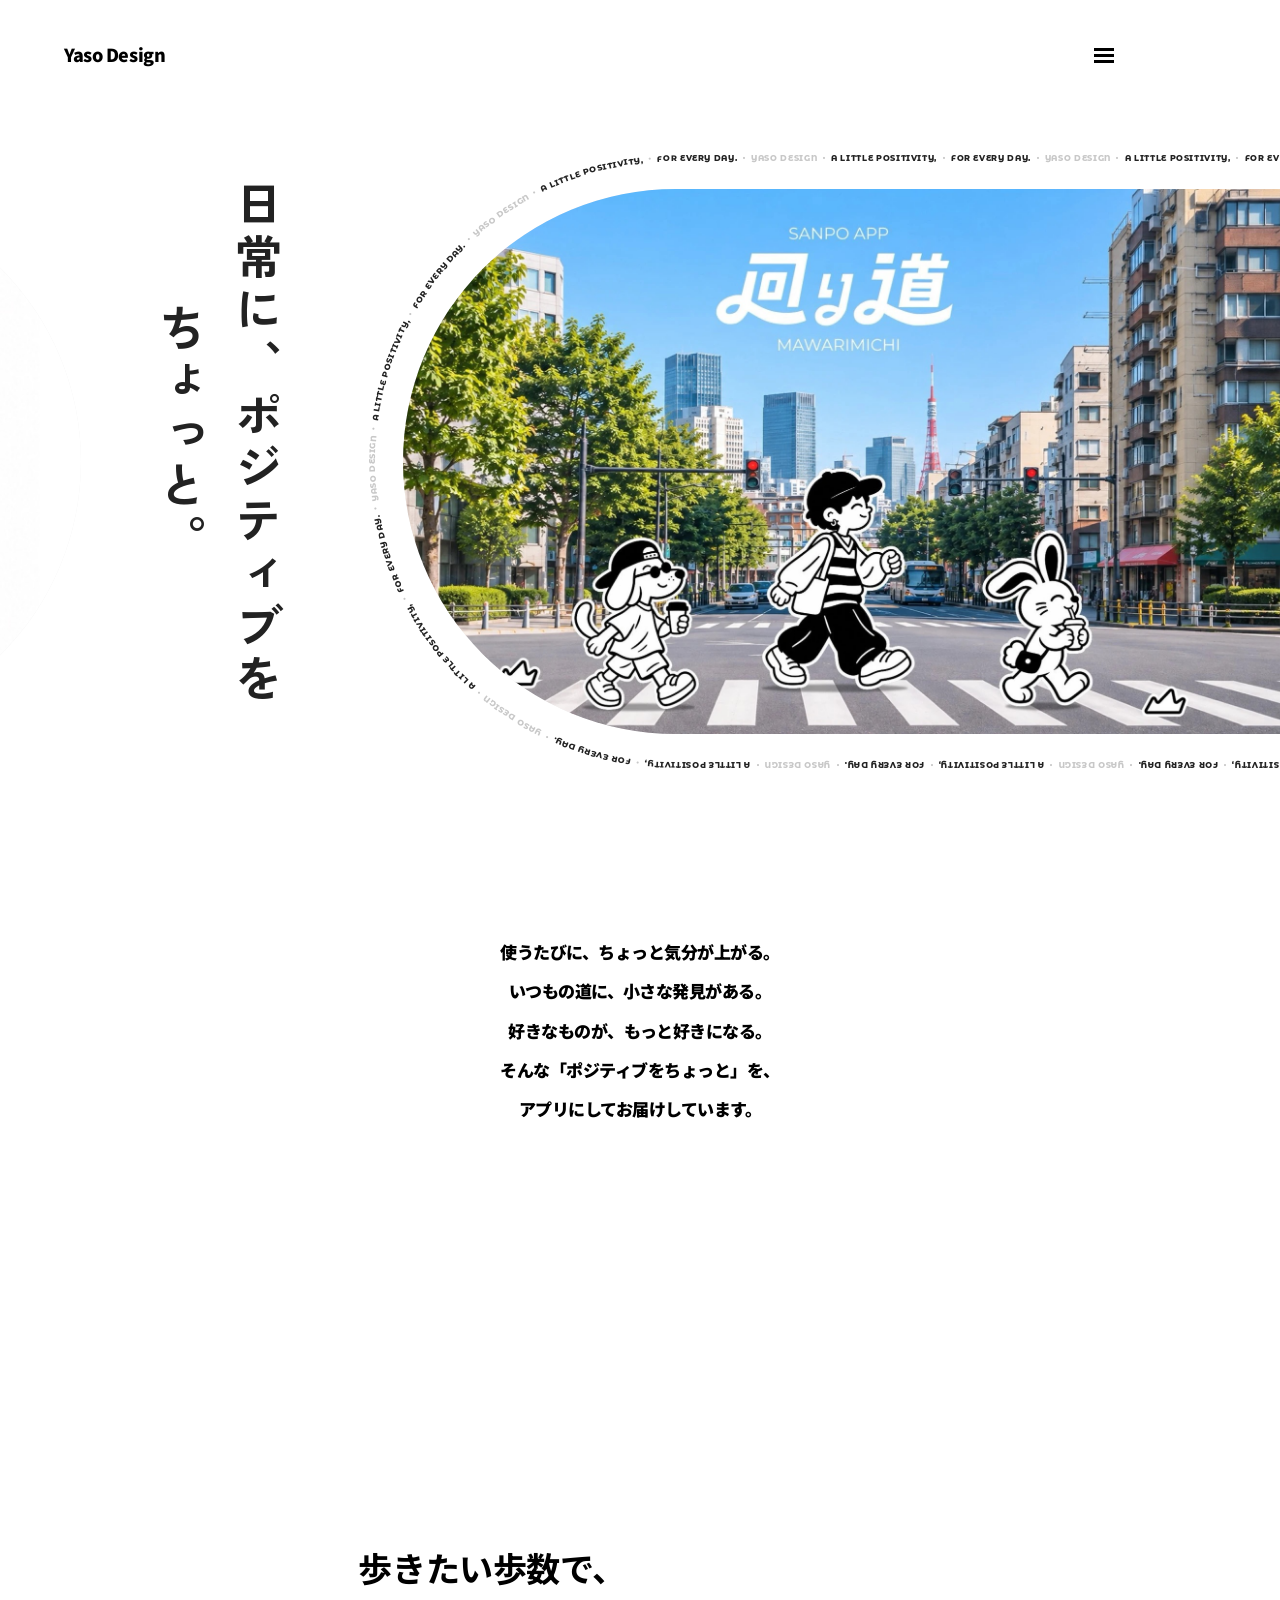
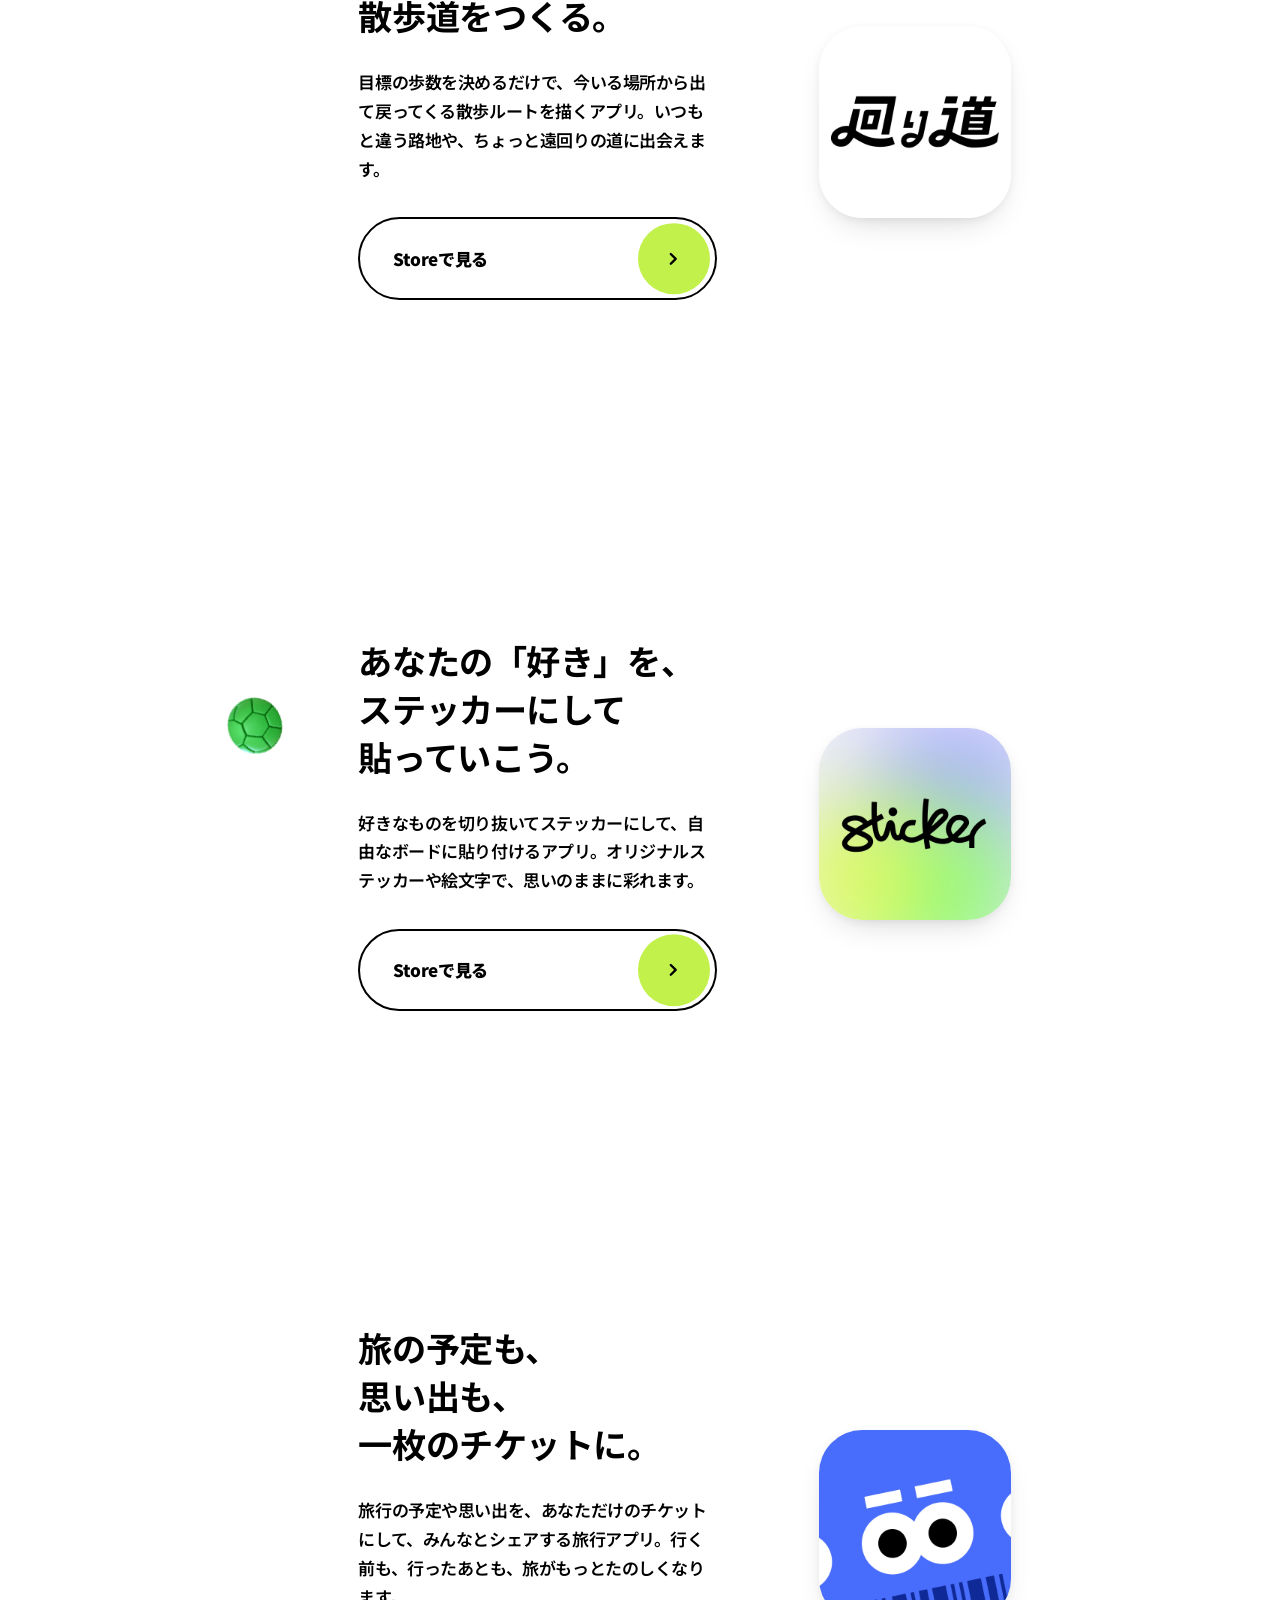
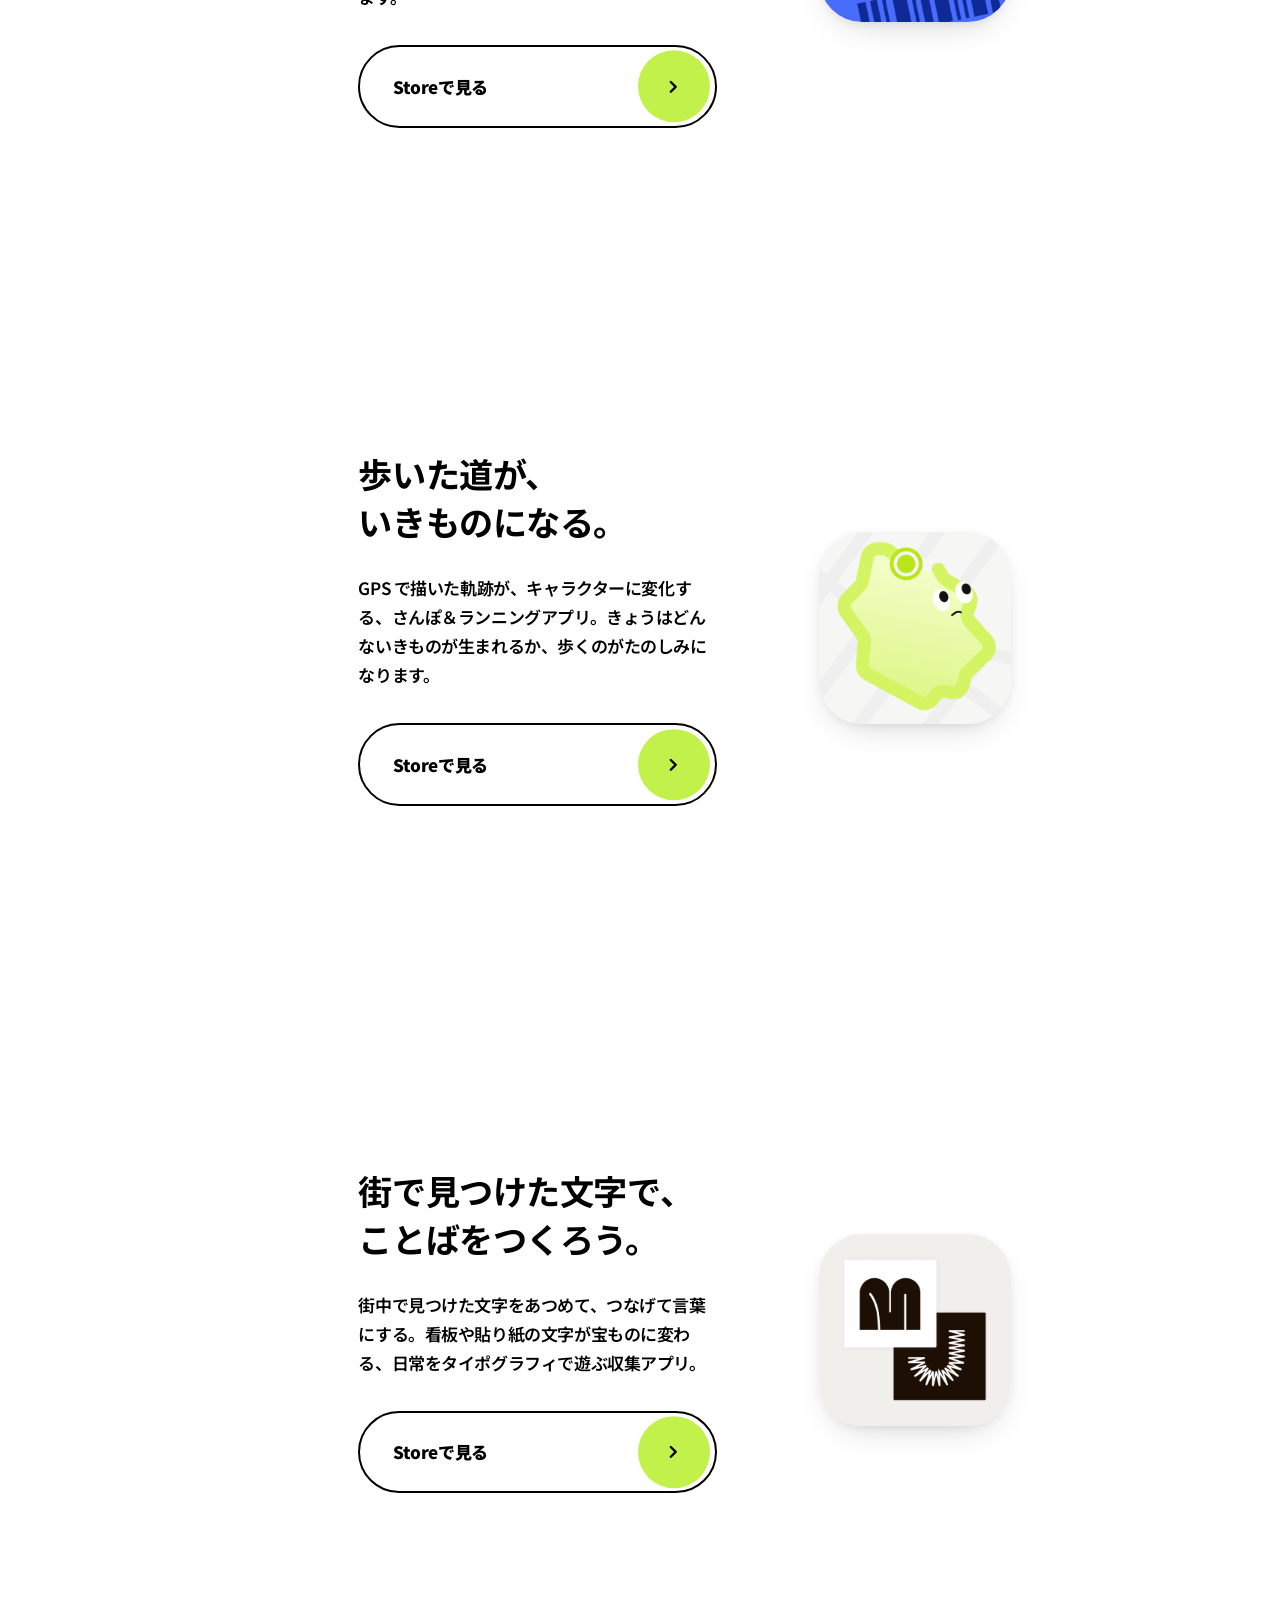
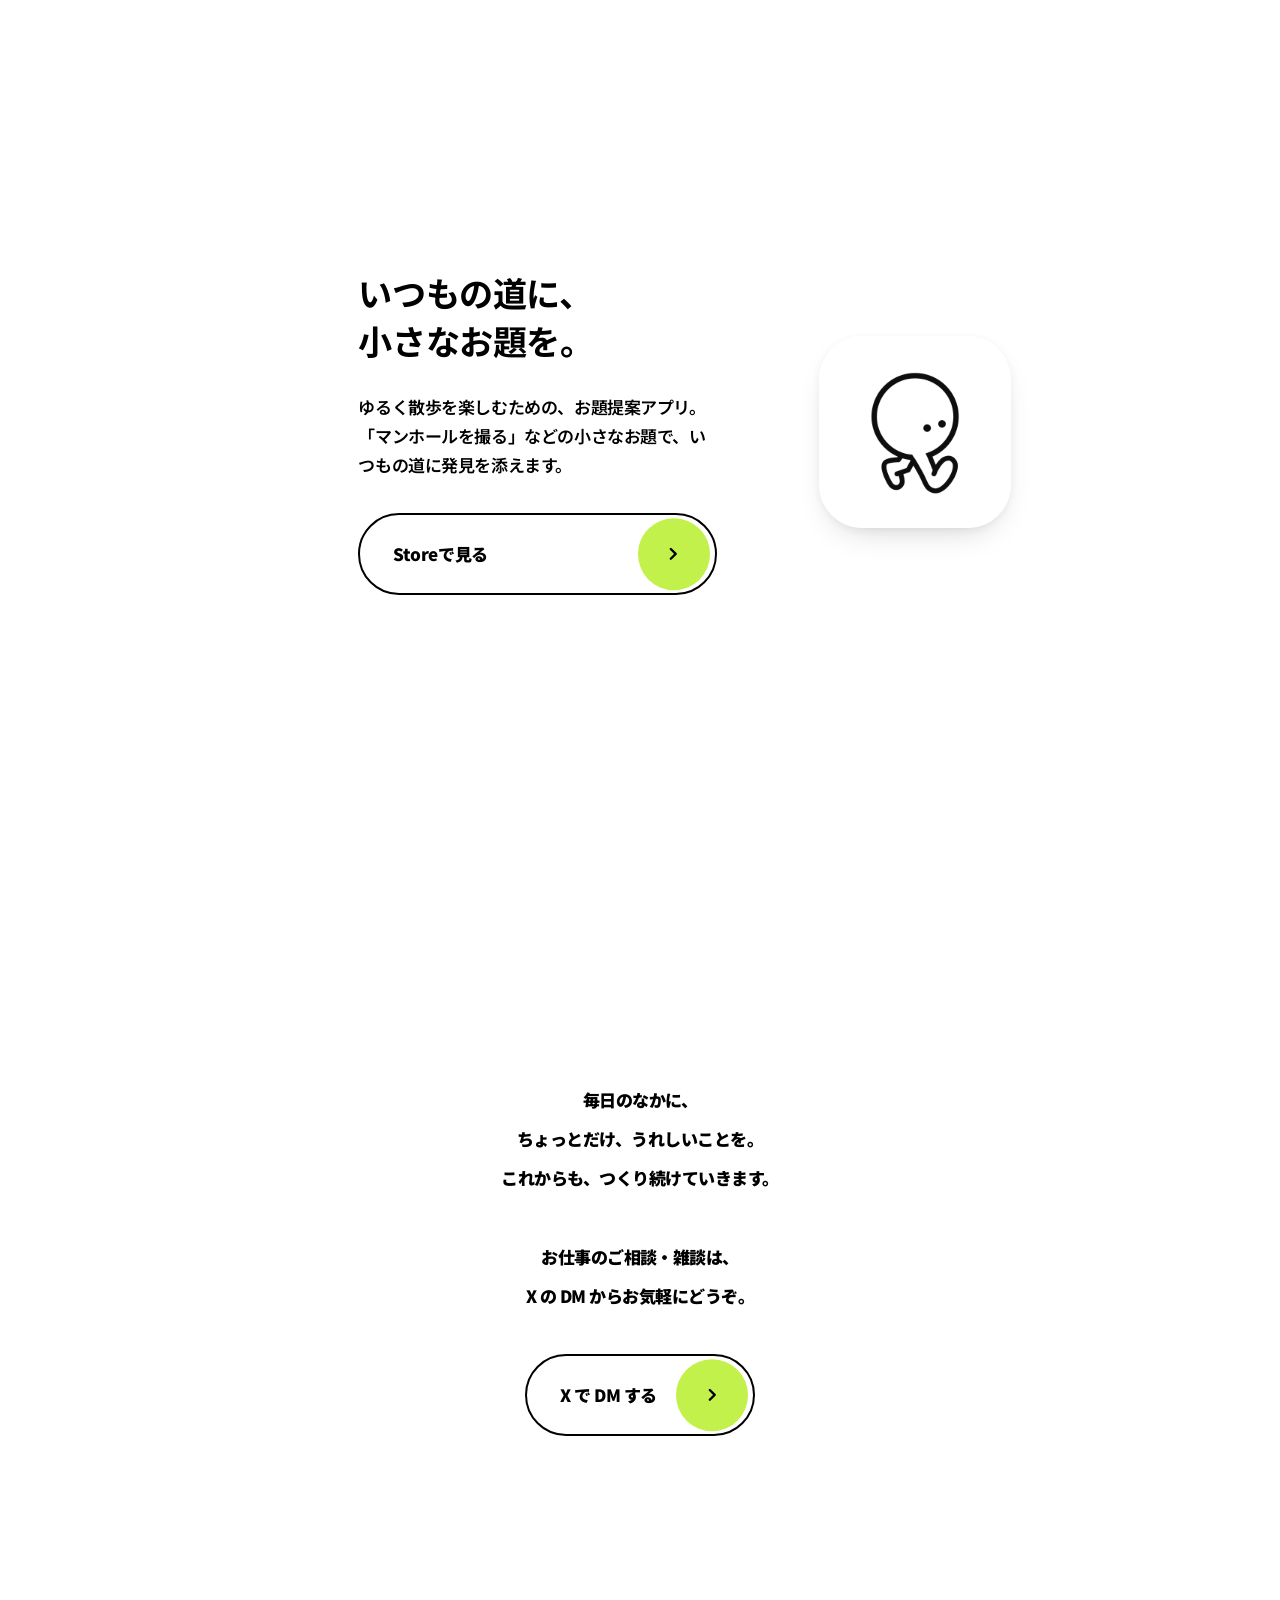
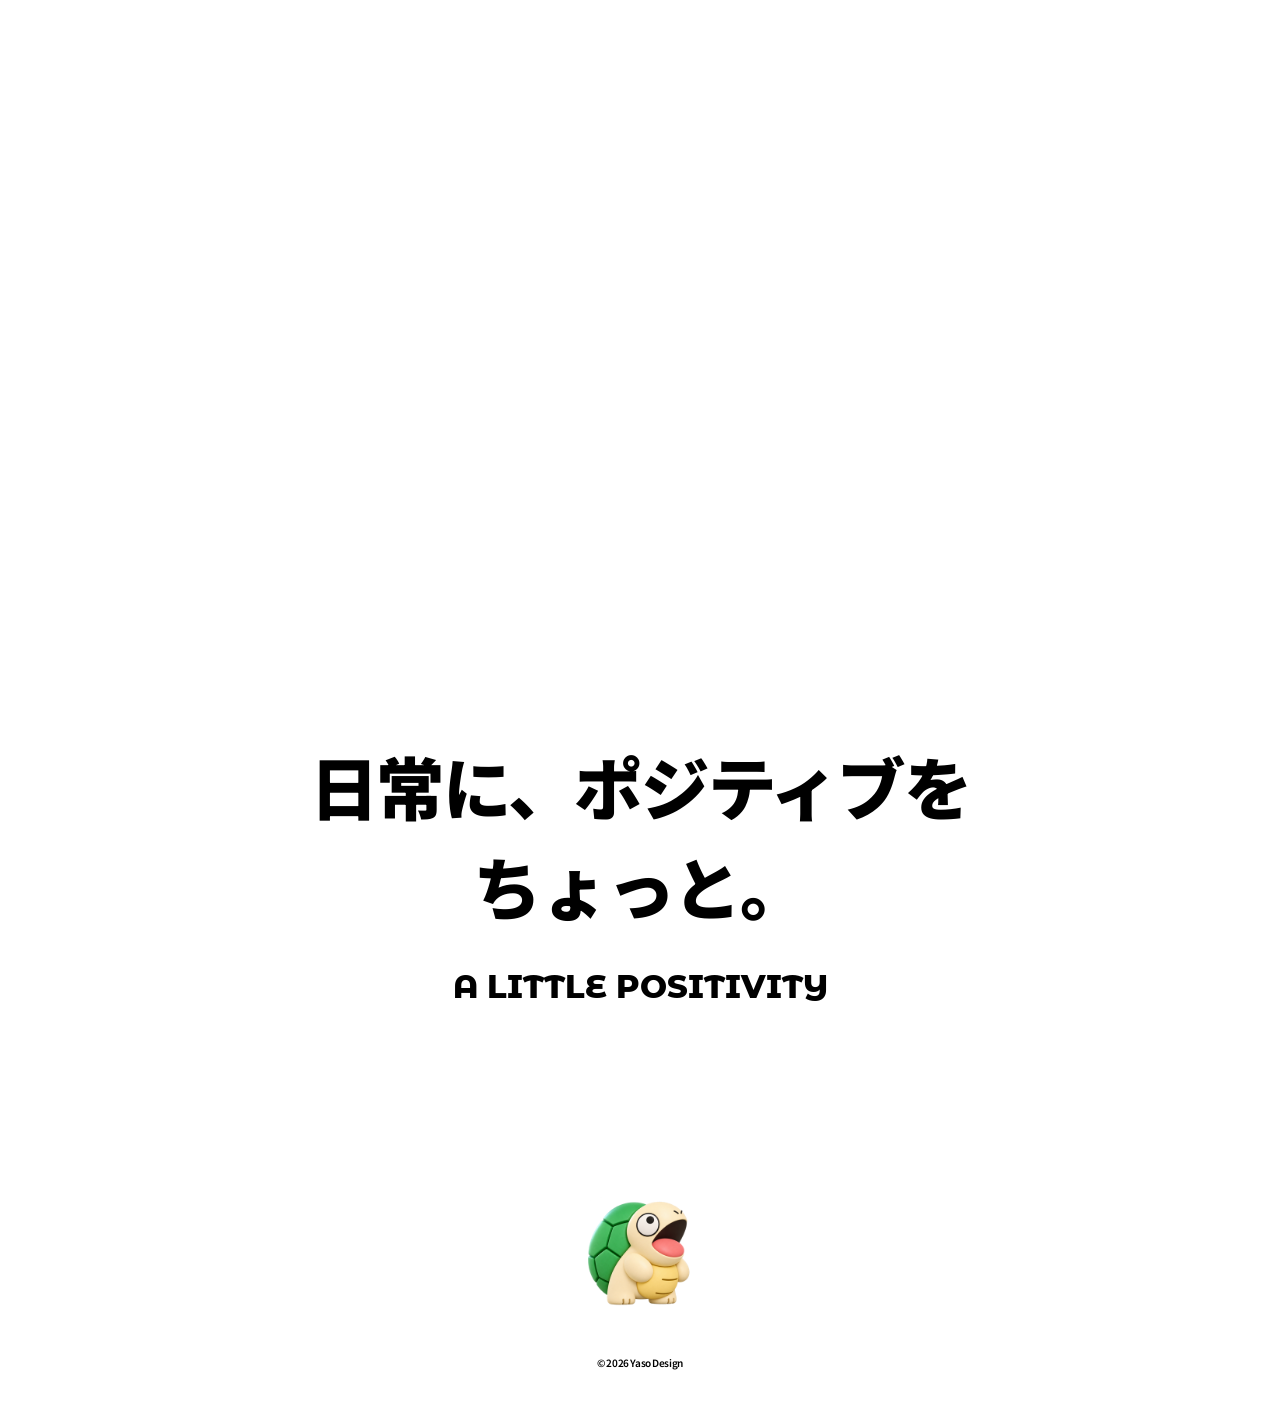
<file: index.html>
<!DOCTYPE html>
<html lang="ja">
<head>
  <meta charset="UTF-8" />
  <meta name="viewport" content="width=device-width, initial-scale=1.0" />
  <title>Yaso Design — 日常に、ポジティブをちょっと。</title>
  <meta name="description" content="Yaso Design のポートフォリオ。日常に、ポジティブをちょっと。アプリをつくるプロダクトデザイナー。" />

  <meta property="og:title" content="Yaso Design — 日常に、ポジティブをちょっと。" />
  <meta property="og:description" content="使うたびに、ちょっと気分が上がる。Yaso Design がつくるアプリの紹介サイトです。" />
  <meta property="og:type" content="website" />
  <meta property="og:url" content="https://yaso-design13.github.io/" />
  <meta property="og:image" content="https://yaso-design13.github.io/images/ogp-2026.png" />
  <meta property="og:image:width" content="1200" />
  <meta property="og:image:height" content="630" />
  <meta name="twitter:card" content="summary_large_image" />
  <meta name="twitter:image" content="https://yaso-design13.github.io/images/ogp-2026.png" />

  <link rel="icon" type="image/png" href="images/favicon.png" />
  <link rel="apple-touch-icon" href="images/favicon.png" />

  <link rel="preconnect" href="https://fonts.googleapis.com" />
  <link rel="preconnect" href="https://fonts.gstatic.com" crossorigin />
  <link href="https://fonts.googleapis.com/css2?family=Montserrat+Alternates:wght@800&family=Noto+Sans+JP:wght@600;900&family=Zen+Kaku+Gothic+New:wght@700&display=swap" rel="stylesheet" />

  <link rel="stylesheet" href="styles.css?v=20261123" />

  <!-- アクセス解析（Umami・Cookieなし） -->
  <script defer src="https://cloud.umami.is/script.js" data-website-id="2fbafd78-92d8-40ac-81d7-92cc947493ab"></script>
  <script>document.documentElement.className += " js";</script>
</head>
<body>
  <!-- ===== ロゴ（スクロールで流れる）とメニュー（固定） ===== -->
  <header class="site-header">
    <a href="index.html" class="logo" aria-label="Yaso Design トップへ">
      <span class="logo-name">Yaso Design</span>
    </a>
  </header>
  <button class="menu-btn" type="button" aria-label="メニューを開く" aria-expanded="false" aria-controls="menu">
    <span></span><span></span><span></span>
  </button>
  <nav class="menu" id="menu" aria-label="メインメニュー">
    <ul class="menu-list">
      <li><a href="#message">メッセージ</a></li>
      <li><a href="#apps">つくったアプリ</a></li>
      <li><a href="#contact">お問い合わせ</a></li>
    </ul>
    <p class="menu-foot"><a href="https://x.com/yaso_design" target="_blank" rel="noopener noreferrer">X (Twitter) ↗</a></p>
  </nav>

  <main>
    <!-- ===== ヒーロー：縦書きのコピー + 左だけ丸い大きな画像（輪郭に沿って英字が流れる） ===== -->
    <section class="hero" id="top">
      <h1 class="fv-title" aria-label="日常に、ポジティブをちょっと。">
        <span class="fv-col" data-pop>日常に、ポジティブを</span>
        <span class="fv-col fv-col--2" data-pop>ちょっと。</span>
      </h1>

      <div class="fv-slider" id="fv-slider">
        <svg class="fv-ring" id="fv-ring" aria-hidden="true">
          <path id="fv-ring-path" fill="none" />
          <text><textPath href="#fv-ring-path" id="fv-ring-text"></textPath></text>
        </svg>
        <div class="fv-slides">
          <img class="fv-slide is-on" src="images/visual/mawarimichi.jpg" alt="回り道" />
          <img class="fv-slide" src="images/visual/sticker.jpg" alt="sticker" />
          <img class="fv-slide" src="images/STUBO/stubo-top.png" alt="STUBO" />
          <img class="fv-slide" src="images/visual/routon.jpg" alt="ROUTON" />
          <img class="fv-slide fv-slide--bottom" src="images/visual/mojimoji.jpg" alt="mojimoji" />
          <img class="fv-slide fv-slide--bottom" src="images/visual/sanpo.jpg" alt="さんぽしよ" />
        </div>
      </div>

      <!-- 左端からのぞく、反転した丸い画像 -->
      <div class="fv-peek" aria-hidden="true">
        <div class="fv-slides fv-slides--peek">
          <img class="fv-slide" src="images/visual/mawarimichi.jpg" alt="" />
          <img class="fv-slide" src="images/visual/sticker.jpg" alt="" />
          <img class="fv-slide" src="images/STUBO/stubo-top.png" alt="" />
          <img class="fv-slide" src="images/visual/routon.jpg" alt="" />
          <img class="fv-slide fv-slide--bottom" src="images/visual/mojimoji.jpg" alt="" />
          <img class="fv-slide fv-slide--bottom is-on" src="images/visual/sanpo.jpg" alt="" />
        </div>
      </div>
    </section>

    <!-- ===== メッセージ → アプリ紹介 → むすび。甲羅が通る道すじは script.js が計算（道そのものは描かない） ===== -->
    <div class="journey" id="journey">
      <svg class="road" id="road" aria-hidden="true">
      </svg>
      <div class="shell" id="shell" aria-hidden="true">
        <span class="shell-dust"></span>
        <span class="shell-spin"><img src="images/hogehoge/shell-top.png" alt="" width="320" height="320" /></span>
      </div>

      <!-- メッセージ -->
      <section class="message" id="message" aria-label="メッセージ">
        <h2 class="message-text">
          <span class="ml">使うたびに、ちょっと気分が上がる。</span>
          <span class="ml">いつもの道に、小さな発見がある。</span>
          <span class="ml">好きなものが、もっと好きになる。</span>
          <span class="ml">そんな「ポジティブをちょっと」を、</span>
          <span class="ml">アプリにしてお届けしています。</span>
        </h2>
      </section>

      <!-- アプリ紹介 -->
      <div class="apps" id="apps">
        <article class="app">
          <div class="app-body">
            <div class="app-text reveal">
              <h3 class="app-title">歩きたい歩数で、<br />散歩道をつくる。</h3>
              <p class="app-desc">目標の歩数を決めるだけで、今いる場所から出て戻ってくる散歩ルートを描くアプリ。いつもと違う路地や、ちょっと遠回りの道に出会えます。</p>
              <a class="pill" href="https://apps.apple.com/jp/app/id6837281488" target="_blank" rel="noopener noreferrer" data-umami-event="app-回り道" aria-label="回り道 を App Store で見る">
                <span class="pill-txt">Storeで見る</span><span class="pill-circle" aria-hidden="true"><svg viewBox="0 0 10 15"><path d="M2 2l5.5 5.5L2 13" fill="none" stroke="currentColor" stroke-width="2.6" stroke-linecap="round" stroke-linejoin="round" /></svg></span>
              </a>
            </div>
            <figure class="app-img app-icon reveal"><img src="images/work-mawarimichi.png" alt="回り道 のアプリアイコン" width="1024" height="1024" loading="lazy" /></figure>
          </div>
        </article>
        <article class="app">
          <div class="app-body">
            <div class="app-text reveal">
              <h3 class="app-title">あなたの「好き」を、<br />ステッカーにして<br />貼っていこう。</h3>
              <p class="app-desc">好きなものを切り抜いてステッカーにして、自由なボードに貼り付けるアプリ。オリジナルステッカーや絵文字で、思いのままに彩れます。</p>
              <a class="pill" href="https://apps.apple.com/jp/app/id6811901999" target="_blank" rel="noopener noreferrer" data-umami-event="app-sticker" aria-label="sticker を App Store で見る">
                <span class="pill-txt">Storeで見る</span><span class="pill-circle" aria-hidden="true"><svg viewBox="0 0 10 15"><path d="M2 2l5.5 5.5L2 13" fill="none" stroke="currentColor" stroke-width="2.6" stroke-linecap="round" stroke-linejoin="round" /></svg></span>
              </a>
            </div>
            <figure class="app-img app-icon reveal"><img src="images/work-sticker.png" alt="sticker のアプリアイコン" width="1024" height="1024" loading="lazy" /></figure>
          </div>
        </article>

        <article class="app">
          <div class="app-body">
            <div class="app-text reveal">
              <h3 class="app-title">旅の予定も、<br />思い出も、<br />一枚のチケットに。</h3>
              <p class="app-desc">旅行の予定や思い出を、あなただけのチケットにして、みんなとシェアする旅行アプリ。行く前も、行ったあとも、旅がもっとたのしくなります。</p>
              <a class="pill" href="https://apps.apple.com/jp/app/id6801696906" target="_blank" rel="noopener noreferrer" data-umami-event="app-STUBO" aria-label="STUBO を App Store で見る">
                <span class="pill-txt">Storeで見る</span><span class="pill-circle" aria-hidden="true"><svg viewBox="0 0 10 15"><path d="M2 2l5.5 5.5L2 13" fill="none" stroke="currentColor" stroke-width="2.6" stroke-linecap="round" stroke-linejoin="round" /></svg></span>
              </a>
            </div>
            <figure class="app-img app-icon reveal"><img src="images/work-stubo.jpg" alt="STUBO のアプリアイコン" loading="lazy" /></figure>
          </div>
        </article>

        <article class="app">
          <div class="app-body">
            <div class="app-text reveal">
              <h3 class="app-title">歩いた道が、<br />いきものになる。</h3>
              <p class="app-desc">GPS で描いた軌跡が、キャラクターに変化する、さんぽ＆ランニングアプリ。きょうはどんないきものが生まれるか、歩くのがたのしみになります。</p>
              <a class="pill" href="https://apps.apple.com/jp/app/id6790777455" target="_blank" rel="noopener noreferrer" data-umami-event="app-ROUTON" aria-label="ROUTON を App Store で見る">
                <span class="pill-txt">Storeで見る</span><span class="pill-circle" aria-hidden="true"><svg viewBox="0 0 10 15"><path d="M2 2l5.5 5.5L2 13" fill="none" stroke="currentColor" stroke-width="2.6" stroke-linecap="round" stroke-linejoin="round" /></svg></span>
              </a>
            </div>
            <figure class="app-img app-icon reveal"><img src="images/work-routon.png" alt="ROUTON のアプリアイコン" width="1024" height="1024" loading="lazy" /></figure>
          </div>
        </article>

        <article class="app">
          <div class="app-body">
            <div class="app-text reveal">
              <h3 class="app-title">街で見つけた文字で、<br />ことばをつくろう。</h3>
              <p class="app-desc">街中で見つけた文字をあつめて、つなげて言葉にする。看板や貼り紙の文字が宝ものに変わる、日常をタイポグラフィで遊ぶ収集アプリ。</p>
              <a class="pill" href="https://apps.apple.com/jp/app/id6787369039" target="_blank" rel="noopener noreferrer" data-umami-event="app-mojimoji" aria-label="mojimoji を App Store で見る">
                <span class="pill-txt">Storeで見る</span><span class="pill-circle" aria-hidden="true"><svg viewBox="0 0 10 15"><path d="M2 2l5.5 5.5L2 13" fill="none" stroke="currentColor" stroke-width="2.6" stroke-linecap="round" stroke-linejoin="round" /></svg></span>
              </a>
            </div>
            <figure class="app-img app-icon reveal"><img src="images/work-mojimoji.png" alt="mojimoji のアプリアイコン" width="1024" height="1024" loading="lazy" /></figure>
          </div>
        </article>

        <article class="app">
          <div class="app-body">
            <div class="app-text reveal">
              <h3 class="app-title">いつもの道に、<br />小さなお題を。</h3>
              <p class="app-desc">ゆるく散歩を楽しむための、お題提案アプリ。「マンホールを撮る」などの小さなお題で、いつもの道に発見を添えます。</p>
              <a class="pill" href="https://apps.apple.com/jp/app/id6758305298" target="_blank" rel="noopener noreferrer" data-umami-event="app-さんぽしよ" aria-label="さんぽしよ を App Store で見る">
                <span class="pill-txt">Storeで見る</span><span class="pill-circle" aria-hidden="true"><svg viewBox="0 0 10 15"><path d="M2 2l5.5 5.5L2 13" fill="none" stroke="currentColor" stroke-width="2.6" stroke-linecap="round" stroke-linejoin="round" /></svg></span>
              </a>
            </div>
            <figure class="app-img app-icon reveal"><img src="images/work-sanpo.png" alt="さんぽしよ のアプリアイコン" width="1024" height="1024" loading="lazy" /></figure>
          </div>
        </article>
      </div>

      <!-- むすび -->
      <section class="closing" id="contact" aria-label="お問い合わせ">
        <h2 class="message-text">
          <span class="ml">毎日のなかに、</span>
          <span class="ml">ちょっとだけ、うれしいことを。</span>
          <span class="ml">これからも、つくり続けていきます。</span>
          <span class="ml">&nbsp;</span>
          <span class="ml">お仕事のご相談・雑談は、</span>
          <span class="ml">X の DM からお気軽にどうぞ。</span>
        </h2>
        <a class="pill reveal" href="https://x.com/yaso_design" target="_blank" rel="noopener noreferrer" data-umami-event="contact-XのDM">
          <span class="pill-txt">X で DM する</span><span class="pill-circle" aria-hidden="true"><svg viewBox="0 0 10 15"><path d="M2 2l5.5 5.5L2 13" fill="none" stroke="currentColor" stroke-width="2.6" stroke-linecap="round" stroke-linejoin="round" /></svg></span>
        </a>
      </section>
    </div>

    <!-- ===== エンディング：もう一度タイトル ===== -->
    <section class="ending" aria-label="おわりに">
      <p class="ending-title">日常に、ポジティブを<br />ちょっと。</p>
      <p class="hero-en">A LITTLE POSITIVITY</p>
    </section>
  </main>

  <footer class="site-footer">
    <!-- ほげほげ：タップすると「I’m HOGEHOGE」としゃべる -->
    <button class="foot-hoge" type="button" aria-label="ほげほげに話しかける">
      <span class="foot-say" aria-live="polite"></span>
      <img src="images/hogehoge/hoge-360.png" alt="" width="360" height="360" loading="lazy" />
    </button>
    <p class="copy">© <span data-year>2026</span> Yaso Design</p>
  </footer>

  <script src="script.js?v=20261123"></script>
</body>
</html>
</file>
<file: styles.css>
/* =========================================================
   Yaso Design — Portfolio (2026 renewal / ストーリー版)
   参考：クロネコヤマト 宅急便50周年サイトの構成・文字組み
   - 和文はすべて Noto Sans JP。見出し・強調は 900、本文は 600
   - 字間は全体に -0.42px（参考と同じ詰め方）
   - 文字サイズは画面幅に比例（1440px 幅で 本文19px / 見出し38px）
   - 背景は白。道はうすいグレー、矢印の丸はライム
   ========================================================= */
:root {
  --paper: #ffffff;
  --ink: #000000;
  --gray: #898989;
  --town: #f2f2f2;
  --blue: #3b4df6;
  --lime: #c3f14b;

  /* 文字サイズ（PC：1440px 幅基準） */
  --fz-xs: max(11px, 0.8vw);      /* 11.5px：番号の上の小さい文字 */
  --fz-s: max(13px, 1vw);         /* 14.4px */
  --fz-m: max(15px, 1.33vw);      /* 19.2px：本文・メッセージ・ラベル */
  --fz-l: max(24px, 2.67vw);      /* 38.4px：見出し・番号 */
  --fz-hero: max(34px, 5.35vw);   /* 77px：タイトル */
  --ls: -0.42px;

  /* 道 */
  --road-x: 20vw;   /* 道の中心 */
  --road-w: 11vw;   /* 道幅 */
  --text-x: 28vw;   /* 本文の左端 */
  --col-w: 28vw;    /* 本文の幅 */
  --img-w: 15vw;    /* アプリアイコンの大きさ */
  --img-x: 64vw;    /* 画像の左端 */

  --ease: cubic-bezier(0.22, 1, 0.36, 1);
  --font-jp: "Noto Sans JP", "Hiragino Kaku Gothic ProN", "Hiragino Sans", sans-serif;
  --font-en: "Montserrat Alternates", var(--font-jp);
}

* { box-sizing: border-box; margin: 0; padding: 0; }
html { -webkit-text-size-adjust: 100%; scroll-behavior: smooth; }
body {
  font-family: var(--font-jp);
  font-weight: 900;
  font-size: var(--fz-s);
  letter-spacing: var(--ls);
  background: var(--paper);
  color: var(--ink);
  -webkit-font-smoothing: antialiased;
  overflow-x: hidden;
}
a { color: inherit; text-decoration: none; }
img { display: block; max-width: 100%; height: auto; }
ul, ol { list-style: none; }
button { font: inherit; color: inherit; background: none; border: 0; cursor: pointer; }
::selection { background: var(--lime); }
:focus-visible { outline: 3px solid var(--blue); outline-offset: 3px; }
.visually-hidden { position: absolute !important; width: 1px; height: 1px; overflow: hidden; clip: rect(0 0 0 0); white-space: nowrap; }

/* ===== ロゴ ===== */
.site-header {
  /* スクロールしてもついてくる。名前だけ（メニューボタンと高さをそろえる） */
  position: fixed;
  top: 0; left: 0; right: 0;
  z-index: 58;
  display: flex;
  align-items: center;
  height: calc(44px + max(16px, 2.6vw) * 2);
  padding-left: max(16px, 5vw);
  background: rgba(255, 255, 255, 0.92);
  -webkit-backdrop-filter: blur(8px);
  backdrop-filter: blur(8px);
}
.site-header .logo-name { font-size: max(16px, 1.4vw); }
.logo { display: inline-flex; flex-direction: column; align-items: center; gap: 0.5vw; }
.logo-name { font-size: max(13px, 1.1vw); line-height: 1; white-space: nowrap; }

/* ===== メニュー ===== */
.menu-btn {
  position: fixed;
  top: max(16px, 2.6vw);
  right: max(14px, 12vw);
  z-index: 60;
  width: 44px; height: 44px;
  display: grid;
  place-items: center;
}
.menu-btn span {
  position: absolute;
  width: 20px; height: 2.5px;
  background: var(--ink);
  transition: transform 0.4s var(--ease), opacity 0.3s;
}
.menu-btn span:nth-child(1) { transform: translateY(-6px); }
.menu-btn span:nth-child(3) { transform: translateY(6px); }
.menu-open .menu-btn span:nth-child(1) { transform: rotate(45deg); }
.menu-open .menu-btn span:nth-child(2) { opacity: 0; }
.menu-open .menu-btn span:nth-child(3) { transform: rotate(-45deg); }
.menu {
  position: fixed;
  inset: 0;
  z-index: 55;
  display: flex;
  flex-direction: column;
  justify-content: center;
  padding: 0 var(--text-x);
  background: var(--paper);
  opacity: 0;
  visibility: hidden;
  transition: opacity 0.4s, visibility 0s 0.4s;
}
.menu-open { overflow: hidden; }
.menu-open .menu { opacity: 1; visibility: visible; transition: opacity 0.4s; }
.menu-list { display: grid; gap: 1.2em; font-size: var(--fz-l); line-height: 1.2; }
.menu-list a { display: inline-block; transition: transform 0.4s var(--ease); }
.menu-list a:hover { transform: translateX(10px); }
.menu-foot { margin-top: 3em; font-size: var(--fz-m); }

/* ===== ヒーロー（参考：ナカムラのファーストビュー） =====
   左：縦書き2行（Zen Kaku Gothic New 700 / 1440px幅で60px・字間0.12em）、1文字ずつポップ
   右：左側だけ半円の大きな画像（987×614 相当）がフェードで切り替わる。外周を英字が流れる
   左端：反転した丸い画像が少しだけのぞく */
.hero {
  position: relative;
  /* 画像の下端＋少しの余白まで（下に大きな空白を作らない） */
  height: calc(21vh + min(42.6vw, 68vh) + 8vh);
  min-height: 520px;
  overflow: hidden;
}
.fv-title {
  position: absolute;
  left: 11.9vw;
  top: 20vh;
  display: flex;
  flex-direction: row-reverse;
  gap: 1.1vw;
  font-family: "Zen Kaku Gothic New", var(--font-jp);
  font-weight: 700;
  font-size: min(3.7vw, 6.6vh);
  line-height: 1.3;
  letter-spacing: 0.12em;
  color: #222;
}
.fv-col { writing-mode: vertical-rl; white-space: nowrap; }
.fv-col--2 { padding-top: 2.6em; }
.fv-col .ch { display: inline-block; position: relative; }
.js .fv-col .ch { opacity: 0; }
.js .fv-col .ch.on { animation: popup 0.6s var(--ease) both; }
@keyframes popup {
  0% { transform: translateY(30px) scale(0.8); opacity: 0; }
  80%, 100% { opacity: 1; }
  100% { transform: none; }
}

.fv-slider {
  position: absolute;
  left: 31.5vw;
  right: 0;
  top: 21vh;
  height: min(42.6vw, 68vh);
}
.fv-slides { position: absolute; inset: 0; overflow: hidden; border-radius: 1000px 0 0 1000px; background: var(--town); }
.fv-slide {
  position: absolute;
  inset: 0;
  width: 100%; height: 100%;
  object-fit: cover;
  object-position: 50% 45%;
  opacity: 0;
  transform: scale(1.06);
  transition: opacity 1.4s ease, transform 6s linear;
}
.fv-slide.is-on { opacity: 1; transform: scale(1); }
.fv-slide--bottom { object-position: 50% 100%; transform-origin: 50% 100%; }  /* 下に絵がある画像は下揃え */
.fv-ring {
  position: absolute;
  left: -28px; top: -28px;
  width: calc(100% + 28px);
  height: calc(100% + 56px);
  overflow: visible;
  pointer-events: none;
}
.fv-ring text {
  font-family: var(--font-en);
  font-weight: 800;
  font-size: max(8px, 0.62vw);
  letter-spacing: 0.08em;
  fill: #222;
}
.fv-ring .dim { fill: #c8c8c8; }
.fv-peek {
  position: absolute;
  left: -62.2vw;
  width: 68.5vw;
  top: 21vh;
  height: min(42.6vw, 68vh);
}
.fv-peek .fv-slides { border-radius: 0 999px 999px 0; }

/* 登場：画像は右から、のぞき画像は左からすべり込む */
.js .fv-slider { opacity: 0; transform: translateX(200px); transition: opacity 1s, transform 1s var(--ease); }
.js .fv-peek { opacity: 0; transform: translateX(-200px); transition: opacity 1s, transform 1s var(--ease); }
.js.loaded .fv-slider, .js.loaded .fv-peek { opacity: 1; transform: none; }

.hero-en {
  font-family: var(--font-en);
  font-weight: 800;
  font-size: max(20px, 2.5vw);
  letter-spacing: 0;
  line-height: 1;
}

/* ===== 道と甲羅 ===== */
.journey { position: relative; }
.road { position: absolute; left: 0; top: 0; width: 100%; height: 100%; overflow: visible; pointer-events: none; }

.shell {
  position: absolute;
  left: 0; top: 0;
  z-index: 5;
  width: max(46px, 4.6vw);
  aspect-ratio: 1;
  translate: -50% -50%;
  pointer-events: none;
  will-change: transform;
}
.shell-spin {
  position: absolute;
  inset: 0;
  will-change: transform;
}
.shell-spin img {
  width: 100%; height: 100%;
  clip-path: ellipse(48% 46% at 50% 48%);
  filter: drop-shadow(0 6px 6px rgba(0, 0, 0, 0.18));
}
/* 進む方向の後ろに出る、すべった跡（土ぼこり） */
.shell-dust { position: absolute; left: 50%; top: -10%; width: 0; height: 0; }
.shell-dust::before,
.shell-dust::after {
  content: "";
  position: absolute;
  width: max(10px, 0.9vw);
  aspect-ratio: 1;
  border-radius: 50%;
  background: #dcdcdc;
  opacity: 0;
  animation: dust 0.6s linear infinite;
  animation-play-state: var(--dust, paused);
}
.shell-dust::before { left: -1.4vw; }
.shell-dust::after { left: 0.6vw; animation-delay: 0.3s; }
@keyframes dust {
  0% { transform: translateY(0) scale(1); opacity: 0.9; }
  100% { transform: translateY(-2.4vw) scale(0.2); opacity: 0; }
}

/* 甲羅の爆発 */
.boom { position: absolute; left: 0; top: 0; z-index: 6; width: 0; height: 0; pointer-events: none; }
.boom > * { position: absolute; left: 0; top: 0; translate: -50% -50%; }
.boom-flash {
  width: max(130px, 11vw); aspect-ratio: 1; border-radius: 50%;
  background: radial-gradient(circle, #fff 0 22%, #fff6a8 36%, rgba(255, 216, 74, 0.85) 48%, rgba(195, 241, 75, 0.55) 62%, transparent 72%);
  animation: boom-flash 0.5s ease-out forwards;
}
.boom-ring {
  width: max(60px, 5vw); aspect-ratio: 1; border-radius: 50%;
  border: 5px solid #c3f14b;
  animation: boom-ring 0.65s cubic-bezier(0.2, 0.8, 0.3, 1) forwards;
}
.boom-ring--2 { border-color: #ff8a4c; border-width: 3px; animation-delay: 0.08s; animation-duration: 0.8s; opacity: 0; }
.boom-spark {
  width: var(--s); aspect-ratio: 1; border-radius: 50%;
  background: var(--c);
  animation: boom-spark var(--t) cubic-bezier(0.12, 0.8, 0.3, 1) forwards;
}
.boom-star {
  font-size: max(16px, 1.5vw); font-style: normal; line-height: 1; color: var(--c);
  animation: boom-star 0.9s cubic-bezier(0.15, 0.8, 0.3, 1) forwards;
}
.boom-shard {
  width: max(18px, 1.6vw); aspect-ratio: 1;
  background: url("images/hogehoge/shell-top.png") var(--bx) var(--by) / 500% auto;
  clip-path: polygon(50% 0, 100% 70%, 20% 100%);
  animation: boom-shard 1.1s cubic-bezier(0.2, 0.7, 0.4, 1) forwards;
}
.boom-smoke {
  width: var(--s); aspect-ratio: 1; border-radius: 50%;
  background: #ececec;
  opacity: 0;
  animation: boom-smoke 1.2s ease-out forwards;
}
@keyframes boom-flash { 0% { scale: 0.2; opacity: 1; } 55% { opacity: 1; } 100% { scale: 1.7; opacity: 0; } }
@keyframes boom-ring { 0% { scale: 0.3; opacity: 1; } 100% { scale: 3.4; opacity: 0; border-width: 0.5px; } }
@keyframes boom-spark { 0% { transform: translate(0, 0) scale(1.2); opacity: 1; } 100% { transform: translate(var(--dx), var(--dy)) scale(0.2); opacity: 0; } }
@keyframes boom-star { 0% { transform: translate(0, 0) rotate(0) scale(0.4); opacity: 1; } 30% { opacity: 1; } 100% { transform: translate(var(--dx), var(--dy)) rotate(var(--r)) scale(1.2); opacity: 0; } }
@keyframes boom-shard {
  0% { transform: translate(0, 0) rotate(0) scale(var(--z)); opacity: 1; }
  70% { opacity: 1; }
  100% { transform: translate(var(--dx), var(--dy)) rotate(var(--r)) scale(var(--z)); opacity: 0; }
}
@keyframes boom-smoke { 0% { transform: translate(0, 0) scale(0.3); opacity: 0.9; } 100% { transform: translate(var(--dx), var(--dy)) scale(1.6); opacity: 0; } }
/* 甲羅がぶつかったコピーが、ちょっとだけ跳ねる */
.ending-title.is-hit { animation: hit 0.5s cubic-bezier(0.3, 1.6, 0.5, 1); }
@keyframes hit { 0% { transform: none; } 30% { transform: translateY(10px) scale(0.98); } 100% { transform: none; } }

/* ===== メッセージ ===== */
.message {
  position: relative;
  padding: 14vh 6vw 30vh;
  text-align: center;
}
.message-text {
  font-size: var(--fz-m);
  line-height: 2.3;
  letter-spacing: -0.03em;
  font-weight: 900;
}
.message-text .ml { display: block; }
.js .message-text .ml { opacity: 0; transform: translateY(14px); transition: opacity 0.8s, transform 0.8s var(--ease); }
.js .message-text.in .ml { opacity: 1; transform: none; }
.message-text.in .ml:nth-child(2) { transition-delay: 0.08s; }
.message-text.in .ml:nth-child(3) { transition-delay: 0.16s; }
.message-text.in .ml:nth-child(4) { transition-delay: 0.24s; }
.message-text.in .ml:nth-child(5) { transition-delay: 0.32s; }
.message-text.in .ml:nth-child(6) { transition-delay: 0.4s; }
.message-text.in .ml:nth-child(7) { transition-delay: 0.48s; }

/* ===== アプリ紹介 ===== */
.app { position: relative; padding-bottom: 6vh; }  /* PC：アプリどうしの間隔 */

.app-body {
  display: flex;
  align-items: center;
  gap: calc(var(--img-x) - var(--text-x) - var(--col-w));
  min-height: 72vh;
  padding-left: var(--text-x);
}
.app-text { width: var(--col-w); }
.app-title { word-break: keep-all; overflow-wrap: anywhere; font-size: var(--fz-l); line-height: 1.4; letter-spacing: var(--ls); }
.app-desc {
  margin: 2.2vw 0 2.6vw;
  font-size: var(--fz-m);
  font-weight: 600;
  line-height: 1.7;
}
.app-img {
  width: var(--img-w);
  box-shadow: 0 14px 34px -16px rgba(0, 0, 0, 0.22), 0 2px 8px rgba(0, 0, 0, 0.05);
  aspect-ratio: 3 / 4;
  overflow: hidden;
  border-radius: max(14px, 1.6vw);
  background: var(--town);
}
.app-icon { aspect-ratio: 1; border-radius: 22.5%; background: #fff; }
.app-img img { width: 100%; height: 100%; object-fit: cover; transition: transform 1.2s var(--ease); }
.app-img:hover img { transform: scale(1.04); }

/* 白いピル型ボタン + ライムの丸い矢印 */
.pill {
  position: relative;
  display: inline-flex;
  align-items: center;
  min-width: var(--col-w);
  min-height: max(64px, 6.46vw);
  padding: 0.6vw max(84px, 7.5vw) 0.6vw max(24px, 2.56vw);
  border-radius: 999px;
  background: var(--paper);
  border: 2px solid var(--ink);
  font-size: var(--fz-m);
  line-height: 1.4;
  transition: background 0.3s;
}
.pill-circle {
  position: absolute;
  right: max(5px, 0.4vw);
  top: 50%;
  translate: 0 -50%;
  display: grid;
  place-items: center;
  width: max(52px, 5.6vw);
  aspect-ratio: 1;
  border-radius: 50%;
  background: var(--lime);
  overflow: hidden;
}
.pill-circle svg { width: max(8px, 0.7vw); transition: transform 0.45s var(--ease); }
.pill:hover .pill-circle svg { animation: arrow 0.6s var(--ease); }
@keyframes arrow {
  0% { transform: translateX(0); }
  45% { transform: translateX(260%); }
  46% { transform: translateX(-260%); }
  100% { transform: translateX(0); }
}

/* ===== むすび ===== */
.closing { padding: 30vh 6vw 80vh; text-align: center; }
.closing .pill { margin-top: 3vw; min-width: 0; }

/* ===== エンディング ===== */
.ending { padding: 20vh 0 12vh; text-align: center; overflow: hidden; }
.ending-title { font-size: var(--fz-hero); line-height: 1.45; letter-spacing: -0.02em; }
.ending .hero-en { margin-top: 4vh; }

/* ===== フッター ===== */
.site-footer { position: relative; padding-top: 8vh; text-align: center; }
/* フッターのほげほげ（動かない）。タップで吹き出し */
.foot-hoge { position: relative; display: inline-block; width: max(120px, 11vw); cursor: pointer; -webkit-tap-highlight-color: transparent; }
.foot-hoge img { width: 100%; }
.foot-say {
  position: absolute;
  left: 88%; top: 30%;
  padding: 0.5em 1em;
  border: 2px solid var(--ink);
  border-radius: 999px;
  background: var(--paper);
  font-family: var(--font-en);
  font-weight: 800;
  font-size: max(14px, 1.1vw);
  letter-spacing: 0.02em;
  white-space: nowrap;
  opacity: 0;
  transform: translateX(-10px) scale(0.6);
  transform-origin: 0 50%;
  transition: opacity 0.2s, transform 0.35s cubic-bezier(0.34, 1.56, 0.64, 1);
  pointer-events: none;
}
.foot-say.on { opacity: 1; transform: none; }
.copy { padding: 3vh 0 4vh; text-align: center; font-size: max(10px, 0.67vw); font-weight: 600; }

/* ===== ふわっと表示 ===== */
.js .reveal { opacity: 0; transform: translateY(30px); transition: opacity 0.9s, transform 0.9s var(--ease); }
.js .reveal.in { opacity: 1; transform: none; }
.js .app-img.reveal { transition-delay: 0.12s; }


/* ===== スマホ ===== */
@media (max-width: 767px) {
  :root {
    --fz-xs: 2.9vw;
    --fz-s: 3.3vw;
    --fz-m: 3.85vw;
    --fz-l: 6.15vw;
    --fz-hero: 8.2vw;
    --road-x: 9vw;
    --road-w: 12vw;
    --text-x: 21vw;
    --col-w: 72vw;
    --img-w: 40vw;
  }
  .menu-btn { right: 12px; top: 14px; }
  .site-header { height: 72px; padding-left: 6vw; }
  /* スマホ：コピーは横書き2行、その下に左だけ丸い画像 */
  .hero { height: auto; min-height: 0; display: flex; flex-direction: column; padding: 96px 0 64px; }
  .fv-title { position: static; flex-direction: column; gap: 0.35em; margin-left: 8vw; font-size: 7.2vw; line-height: 1.5; }
  .fv-col { writing-mode: horizontal-tb; }
  .fv-col--2 { padding-top: 0; }
  .fv-slider { position: relative; left: auto; right: auto; top: auto; margin: 46px 0 0 12vw; height: 64vw; }
  .fv-peek { display: none; }
  .fv-ring { left: -14px; top: -14px; width: calc(100% + 14px); height: calc(100% + 28px); }
  .fv-ring text { font-size: 7px; }
  .js .fv-slider { transform: translateY(40px); }
  .foot-hoge { width: 32vw; }
  .message { padding: 12vh 4vw 24vh 16vw; }
  .message-text { line-height: 2.2; }
  .app { min-height: 100vh; padding-bottom: 24vh; }  /* スマホは今までどおり */
  .app-body { min-height: 90vh; flex-direction: column-reverse; justify-content: center; align-items: flex-start; gap: 8vw; padding-right: 7vw; }
  .app-text { width: 100%; }
  .app-desc { margin: 4vw 0 6vw; }
  .pill { min-width: 0; width: 100%; min-height: 64px; }
  .closing { padding: 24vh 4vw 60vh 16vw; }
  .closing .pill { margin-top: 8vw; }
  .ending-title { font-size: 7.4vw; }
}

@media (prefers-reduced-motion: reduce) {
  *, *::before, *::after { animation: none !important; transition-duration: 0.01s !important; }
}
</file>
